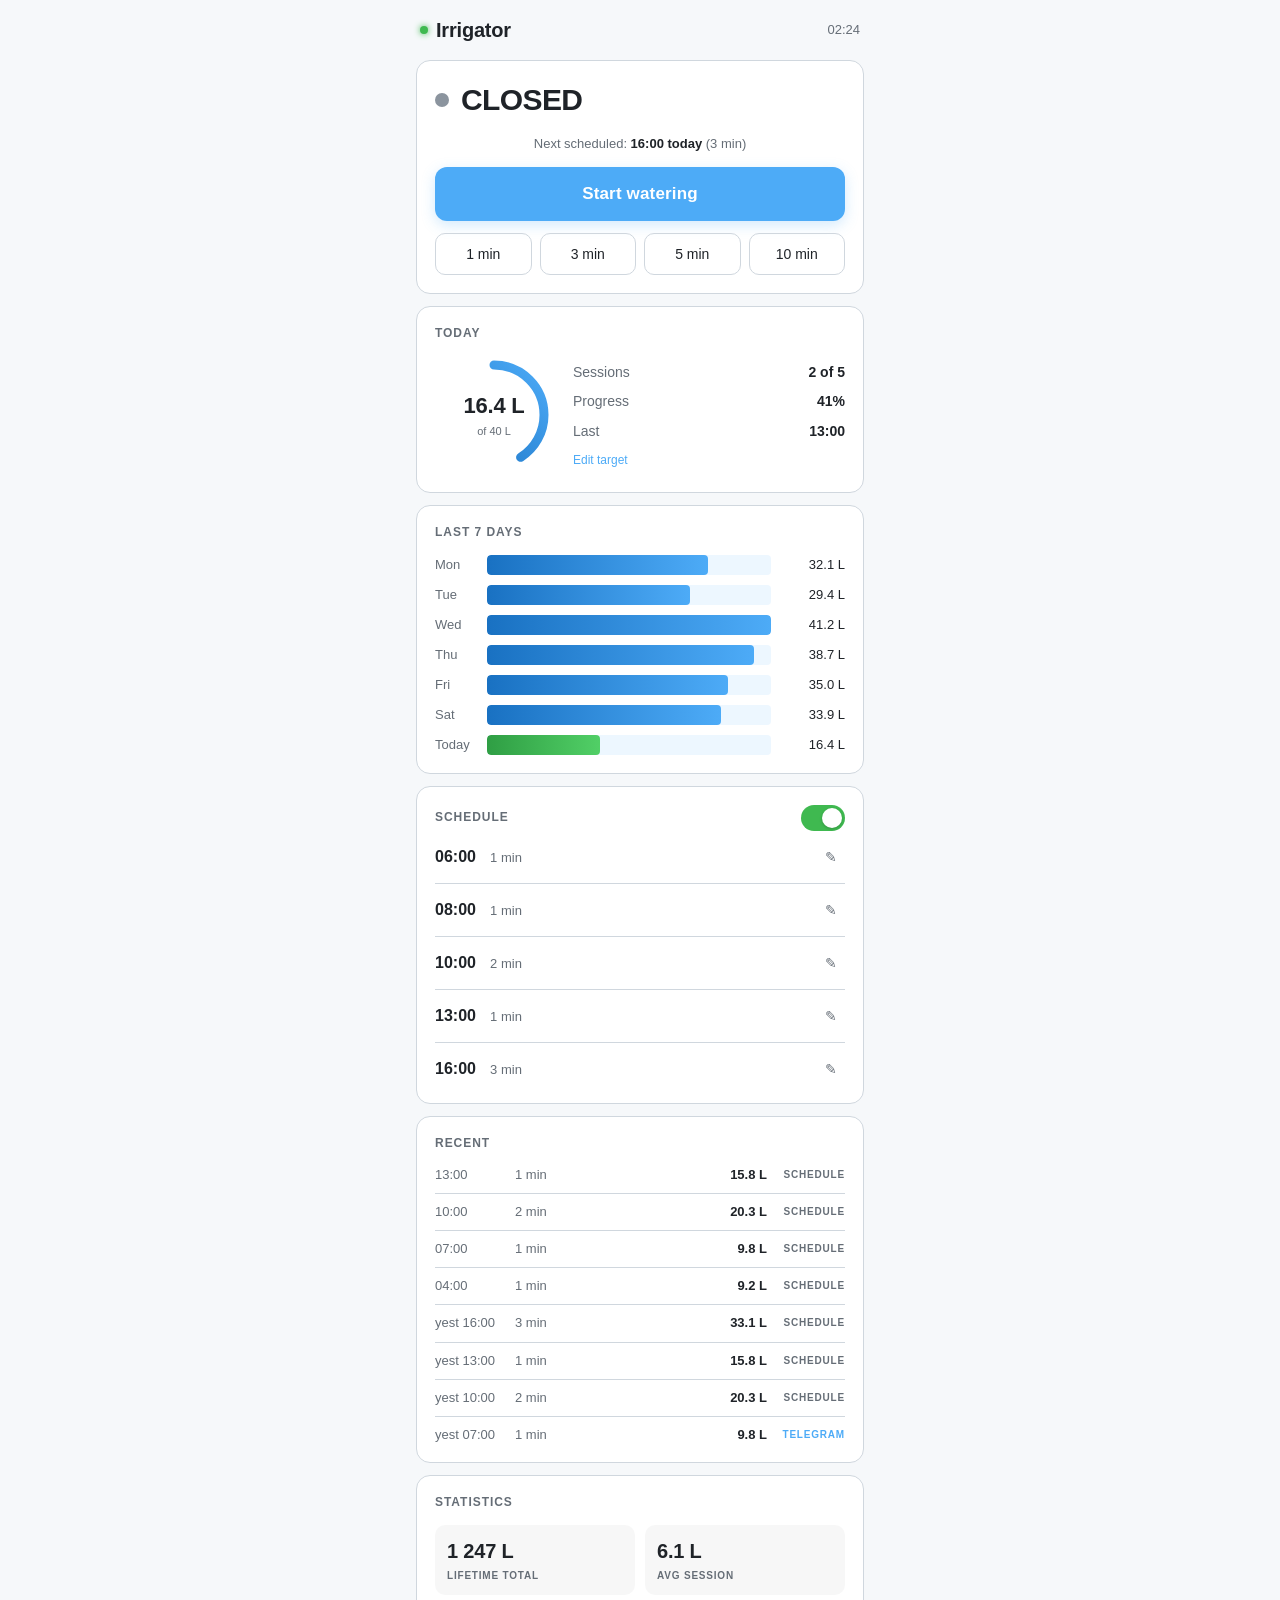
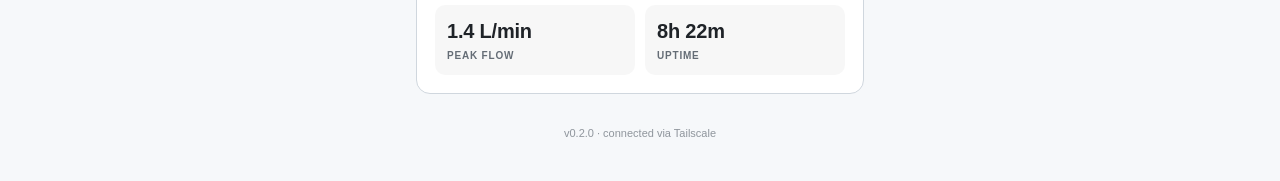
<file: ui/mockup.html>
<!DOCTYPE html>
<html lang="en">
<head>
<meta charset="UTF-8">
<meta name="viewport" content="width=device-width, initial-scale=1, user-scalable=yes">
<meta name="theme-color" content="#0d1117">
<title>Irrigator</title>
<style>
:root {
  --bg: #0d1117;
  --card: #161b22;
  --card-inner: rgba(255,255,255,0.03);
  --border: #30363d;
  --text: #e6edf3;
  --muted: #8b949e;
  --water: #4dabf7;
  --water-dark: #1971c2;
  --open: #3fb950;
  --closed: #8b949e;
  --warning: #f0a020;
  --error: #f85149;
  --radius: 14px;
  --gap: 12px;
}

@media (prefers-color-scheme: light) {
  :root {
    --bg: #f6f8fa;
    --card: #ffffff;
    --card-inner: rgba(0,0,0,0.03);
    --border: #d0d7de;
    --text: #1f2328;
    --muted: #656d76;
  }
}

* { box-sizing: border-box; margin: 0; padding: 0; }
html { background: var(--bg); }
body {
  background: var(--bg);
  color: var(--text);
  -webkit-font-smoothing: antialiased;
  font-family: -apple-system, BlinkMacSystemFont, "Segoe UI", Roboto, Helvetica, Arial, sans-serif;
  font-size: 15px;
  line-height: 1.4;
  padding: 16px;
  max-width: 480px;
  margin: 0 auto;
  min-height: 100vh;
  padding-bottom: 32px;
}

header {
  display: flex;
  align-items: center;
  justify-content: space-between;
  margin-bottom: 16px;
  padding: 0 4px;
}
header .title {
  font-size: 20px;
  font-weight: 600;
  letter-spacing: -0.01em;
  display: flex;
  align-items: center;
  gap: 8px;
}
header .conn-dot {
  width: 8px;
  height: 8px;
  border-radius: 50%;
  background: var(--open);
  box-shadow: 0 0 6px var(--open);
}
header .clock {
  font-size: 13px;
  color: var(--muted);
  font-feature-settings: "tnum";
}

.banner {
  padding: 11px 14px;
  border-radius: 10px;
  font-size: 14px;
  font-weight: 500;
  margin-bottom: 12px;
  display: none;
  border: 1px solid transparent;
}
.banner.warning { background: rgba(240,160,32,0.12); border-color: rgba(240,160,32,0.3); color: var(--warning); }
.banner.error { background: rgba(248,81,73,0.12); border-color: rgba(248,81,73,0.3); color: var(--error); }
body.state-schedule-disabled .banner.schedule-off { display: block; }
body.state-anomaly .banner.anomaly { display: block; }

.card {
  background: var(--card);
  border: 1px solid var(--border);
  border-radius: var(--radius);
  padding: 18px;
  margin-bottom: var(--gap);
}
.card h2 {
  font-size: 12px;
  font-weight: 600;
  color: var(--muted);
  text-transform: uppercase;
  letter-spacing: 0.08em;
  margin-bottom: 14px;
}

/* Hero */
.hero .status-row {
  display: flex;
  align-items: center;
  justify-content: space-between;
  margin-bottom: 14px;
}
.hero .status-indicator {
  display: flex;
  align-items: center;
  gap: 12px;
}
.status-dot {
  width: 14px;
  height: 14px;
  border-radius: 50%;
  background: var(--closed);
  transition: background 0.2s;
}
body.open .status-dot {
  background: var(--open);
  animation: pulse-dot 2s ease-in-out infinite;
}
@keyframes pulse-dot {
  0%, 100% { box-shadow: 0 0 0 0 rgba(63,185,80,0.6); }
  50% { box-shadow: 0 0 0 10px rgba(63,185,80,0); }
}
.hero .status-text {
  font-size: 30px;
  font-weight: 700;
  letter-spacing: -0.02em;
}
body.open .hero .status-text { color: var(--open); }
.hero .source-chip {
  font-size: 12px;
  color: var(--muted);
  font-weight: 500;
}
body.open .hero .source-chip { color: var(--water); }
body.state-anomaly .hero .source-chip { color: var(--error); font-weight: 600; }

.droplets {
  height: 50px;
  position: relative;
  overflow: hidden;
  margin: 6px 0 14px;
  display: none;
}
body.open .droplets { display: block; }
body.state-anomaly .droplets { display: none; }

.droplet {
  position: absolute;
  top: 0;
  width: 5px;
  height: 12px;
  background: var(--water);
  border-radius: 50% 50% 40% 40%;
  animation: fall 1.4s linear infinite;
  opacity: 0;
  filter: drop-shadow(0 0 3px rgba(77,171,247,0.6));
}
@keyframes fall {
  0% { transform: translateY(-14px); opacity: 0; }
  15% { opacity: 0.95; }
  85% { opacity: 0.95; }
  100% { transform: translateY(62px); opacity: 0; }
}

.session-grid {
  display: grid;
  grid-template-columns: repeat(3, 1fr);
  gap: 8px;
  margin-bottom: 14px;
  display: none;
}
body.open .session-grid { display: grid; }

.metric {
  background: var(--card-inner);
  padding: 12px 8px;
  border-radius: 10px;
  text-align: center;
}
.metric .value {
  font-size: 22px;
  font-weight: 700;
  font-feature-settings: "tnum";
  letter-spacing: -0.02em;
}
.metric .label {
  font-size: 10px;
  color: var(--muted);
  text-transform: uppercase;
  letter-spacing: 0.08em;
  margin-top: 4px;
  font-weight: 600;
}

.countdown, .next-slot {
  font-size: 13px;
  color: var(--muted);
  text-align: center;
  margin-bottom: 14px;
  display: none;
}
.countdown strong { color: var(--text); font-weight: 600; font-feature-settings: "tnum"; }
.next-slot strong { color: var(--text); font-weight: 600; }
body.open .countdown { display: block; }
body:not(.open) .next-slot { display: block; }
body.state-schedule-disabled .next-slot { display: none; }
body.state-schedule-disabled .next-slot.disabled-msg { display: block; }

.btn {
  width: 100%;
  min-height: 54px;
  border: none;
  border-radius: 12px;
  font-size: 17px;
  font-weight: 600;
  cursor: pointer;
  letter-spacing: 0.01em;
  transition: transform 0.08s, background 0.15s, box-shadow 0.15s;
  display: none;
}
.btn:active { transform: scale(0.98); }
.btn.start {
  background: var(--water);
  color: #fff;
  box-shadow: 0 4px 14px rgba(77,171,247,0.25);
}
.btn.start:hover { background: var(--water-dark); }
.btn.stop {
  background: var(--error);
  color: #fff;
  box-shadow: 0 4px 14px rgba(248,81,73,0.25);
}
body:not(.open) .btn.start { display: block; }
body.open .btn.stop { display: block; }

.quick-chips {
  display: grid;
  grid-template-columns: repeat(4, 1fr);
  gap: 8px;
  margin-top: 12px;
}
body.open .quick-chips { display: none; }
.chip {
  background: transparent;
  border: 1px solid var(--border);
  color: var(--text);
  padding: 12px 0;
  border-radius: 10px;
  font-size: 14px;
  font-weight: 500;
  cursor: pointer;
  transition: border-color 0.1s, background 0.1s;
}
.chip:hover { border-color: var(--water); background: rgba(77,171,247,0.08); }
.chip:active { transform: scale(0.97); }

/* Today */
.today-row {
  display: flex;
  align-items: center;
  gap: 20px;
}
.ring-wrap {
  position: relative;
  width: 118px;
  height: 118px;
  flex-shrink: 0;
}
.ring-wrap svg { transform: rotate(-90deg); }
.ring-text {
  position: absolute;
  inset: 0;
  display: flex;
  flex-direction: column;
  align-items: center;
  justify-content: center;
}
.ring-value { font-size: 22px; font-weight: 700; font-feature-settings: "tnum"; letter-spacing: -0.01em; }
.ring-label { font-size: 11px; color: var(--muted); margin-top: 2px; }
.today-stats { flex: 1; display: flex; flex-direction: column; gap: 10px; }
.today-stat { display: flex; justify-content: space-between; align-items: baseline; font-size: 14px; }
.today-stat .k { color: var(--muted); }
.today-stat .v { font-weight: 600; font-feature-settings: "tnum"; }
.link-btn {
  background: transparent;
  border: none;
  color: var(--water);
  cursor: pointer;
  padding: 0;
  font-size: 12px;
  font-weight: 500;
  text-align: left;
  margin-top: 2px;
}

/* Sparkline */
.sparkline-card { display: none; }
body.open .sparkline-card { display: block; }
.sparkline-head {
  display: flex;
  justify-content: space-between;
  align-items: baseline;
  margin-bottom: 10px;
}
.sparkline-head .now { font-size: 22px; font-weight: 700; font-feature-settings: "tnum"; letter-spacing: -0.01em; }
.sparkline-head .unit { font-size: 12px; color: var(--muted); margin-left: 6px; font-weight: 500; }
.sparkline-head .trend { font-size: 12px; color: var(--muted); font-feature-settings: "tnum"; }
.sparkline { width: 100%; height: 56px; display: block; }

/* Week chart */
.day-row {
  display: grid;
  grid-template-columns: 42px 1fr 64px;
  align-items: center;
  gap: 10px;
  margin-bottom: 10px;
  font-size: 13px;
}
.day-row:last-child { margin-bottom: 0; }
.day-label { color: var(--muted); font-feature-settings: "tnum"; font-weight: 500; }
.day-bar {
  height: 20px;
  background: rgba(77,171,247,0.10);
  border-radius: 4px;
  position: relative;
  overflow: hidden;
}
.day-bar-fill {
  height: 100%;
  background: linear-gradient(90deg, var(--water-dark), var(--water));
  border-radius: 4px;
  min-width: 2px;
}
.day-row.today .day-bar-fill { background: linear-gradient(90deg, #2f9e44, #51cf66); }
.day-value { text-align: right; font-variant-numeric: tabular-nums; font-weight: 500; }

/* Schedule */
.sched-head {
  display: flex;
  justify-content: space-between;
  align-items: center;
  margin-bottom: 10px;
}
.sched-head h2 { margin-bottom: 0; }
.toggle {
  position: relative;
  width: 44px;
  height: 26px;
  background: var(--border);
  border-radius: 13px;
  cursor: pointer;
  transition: background 0.15s;
  flex-shrink: 0;
}
.toggle::after {
  content: '';
  position: absolute;
  top: 3px;
  left: 3px;
  width: 20px;
  height: 20px;
  background: #fff;
  border-radius: 50%;
  transition: transform 0.15s;
  box-shadow: 0 1px 3px rgba(0,0,0,0.2);
}
.toggle.on { background: var(--open); }
.toggle.on::after { transform: translateX(18px); }

.slot-row {
  display: flex;
  justify-content: space-between;
  align-items: center;
  padding: 10px 0;
  border-bottom: 1px solid var(--border);
}
.slot-row:last-child { border-bottom: none; padding-bottom: 0; }
.slot-row:first-child { padding-top: 0; }
.slot-row .time {
  font-feature-settings: "tnum";
  font-size: 16px;
  font-weight: 600;
}
.slot-row .dur { color: var(--muted); font-size: 13px; margin-left: 10px; }
.icon-btn {
  background: transparent;
  border: none;
  color: var(--muted);
  cursor: pointer;
  padding: 8px;
  border-radius: 6px;
  font-size: 14px;
}
.icon-btn:hover { background: rgba(255,255,255,0.05); color: var(--text); }
body.state-schedule-disabled .slot-row { opacity: 0.45; }

/* History */
.hist-row {
  display: grid;
  grid-template-columns: 72px 56px 1fr 70px;
  gap: 8px;
  padding: 9px 0;
  font-size: 13px;
  border-bottom: 1px solid var(--border);
  align-items: center;
}
.hist-row:last-child { border-bottom: none; padding-bottom: 0; }
.hist-row:first-child { padding-top: 0; }
.hist-row .t { color: var(--muted); font-feature-settings: "tnum"; }
.hist-row .d { color: var(--muted); }
.hist-row .v { text-align: right; font-weight: 600; font-feature-settings: "tnum"; }
.hist-row .src {
  text-align: right;
  font-size: 10px;
  color: var(--muted);
  text-transform: uppercase;
  letter-spacing: 0.08em;
  font-weight: 600;
}
.hist-row .src.telegram { color: var(--water); }

.empty {
  color: var(--muted);
  text-align: center;
  padding: 24px 0;
  font-size: 13px;
  display: none;
}
body.state-booted .empty { display: block; }
body.state-booted .hist-row { display: none; }
body.state-booted .week-list .day-row:not(:last-child) { display: none; }

/* Stats */
.stats-grid {
  display: grid;
  grid-template-columns: repeat(2, 1fr);
  gap: 10px;
}
.stat-box {
  background: var(--card-inner);
  padding: 12px;
  border-radius: 10px;
}
.stat-box .v {
  font-size: 20px;
  font-weight: 700;
  font-feature-settings: "tnum";
  letter-spacing: -0.01em;
}
.stat-box .k {
  font-size: 10px;
  color: var(--muted);
  text-transform: uppercase;
  letter-spacing: 0.08em;
  margin-top: 4px;
  font-weight: 600;
}

footer {
  text-align: center;
  font-size: 11px;
  color: var(--muted);
  padding: 20px 0 8px;
  opacity: 0.7;
  font-feature-settings: "tnum";
}

/* Debug panel */
.debug-panel {
  display: none;
  background: var(--card);
  border: 1px solid var(--border);
  border-radius: 10px;
  padding: 10px;
  margin-bottom: 12px;
}
body.debug .debug-panel { display: block; }
.debug-panel label {
  font-size: 11px;
  color: var(--muted);
  text-transform: uppercase;
  letter-spacing: 0.08em;
  font-weight: 600;
  display: block;
  margin-bottom: 6px;
}
.debug-panel select {
  width: 100%;
  padding: 10px;
  background: var(--card-inner);
  color: var(--text);
  border: 1px solid var(--border);
  border-radius: 8px;
  font-size: 13px;
  font-family: inherit;
}
</style>
</head>
<body class="state-idle">

<div class="debug-panel">
  <label>Debug state</label>
  <select id="debug-state">
    <option value="state-idle">Idle (valve closed)</option>
    <option value="state-watering-schedule">Watering (schedule)</option>
    <option value="state-watering-manual">Watering (manual)</option>
    <option value="state-anomaly">Flow anomaly</option>
    <option value="state-booted">Just booted</option>
    <option value="state-schedule-disabled">Schedule disabled</option>
  </select>
</div>

<header>
  <div class="title">
    <span class="conn-dot"></span>
    <span>Irrigator</span>
  </div>
  <div class="clock" id="clock">14:32</div>
</header>

<div class="banner warning schedule-off">Schedule disabled — no automatic watering</div>
<div class="banner error anomaly">Low flow detected — check hose or sensor</div>

<!-- Hero -->
<div class="card hero">
  <div class="status-row">
    <div class="status-indicator">
      <div class="status-dot"></div>
      <div class="status-text" id="status-text">CLOSED</div>
    </div>
    <div class="source-chip" id="source-chip"></div>
  </div>

  <div class="droplets" id="droplets"></div>

  <div class="session-grid">
    <div class="metric"><div class="value" id="m-elapsed">3:24</div><div class="label">Elapsed</div></div>
    <div class="metric"><div class="value" id="m-volume">3.7 L</div><div class="label">Volume</div></div>
    <div class="metric"><div class="value" id="m-flow">1.1</div><div class="label">L/min</div></div>
  </div>

  <div class="countdown">Auto-off in <strong id="cd">4:36</strong></div>
  <div class="next-slot">Next scheduled: <strong id="next-slot">16:00 today</strong> (3 min)</div>
  <div class="next-slot disabled-msg" style="display:none;">Tap Start to water manually</div>

  <button class="btn start">Start watering</button>
  <button class="btn stop">Stop now</button>

  <div class="quick-chips">
    <button class="chip">1 min</button>
    <button class="chip">3 min</button>
    <button class="chip">5 min</button>
    <button class="chip">10 min</button>
  </div>
</div>

<!-- Today -->
<div class="card">
  <h2>Today</h2>
  <div class="today-row">
    <div class="ring-wrap">
      <svg width="118" height="118" viewBox="0 0 118 118">
        <circle cx="59" cy="59" r="50" fill="none" stroke="rgba(255,255,255,0.08)" stroke-width="9"/>
        <circle id="ring-fill" cx="59" cy="59" r="50" fill="none" stroke="url(#ring-grad)" stroke-width="9"
                stroke-dasharray="314.16" stroke-dashoffset="185" stroke-linecap="round"/>
        <defs>
          <linearGradient id="ring-grad" x1="0" y1="0" x2="1" y2="1">
            <stop offset="0%" stop-color="#1971c2"/>
            <stop offset="100%" stop-color="#4dabf7"/>
          </linearGradient>
        </defs>
      </svg>
      <div class="ring-text">
        <div class="ring-value" id="ring-value">16.4 L</div>
        <div class="ring-label">of <span id="ring-target">40</span> L</div>
      </div>
    </div>
    <div class="today-stats">
      <div class="today-stat"><span class="k">Sessions</span><span class="v" id="today-sessions">2 of 6</span></div>
      <div class="today-stat"><span class="k">Progress</span><span class="v" id="today-pct">41%</span></div>
      <div class="today-stat"><span class="k">Last</span><span class="v" id="today-last">13:00</span></div>
      <button class="link-btn">Edit target</button>
    </div>
  </div>
</div>

<!-- Sparkline (visible only while open) -->
<div class="card sparkline-card">
  <h2>Flow rate · last 60s</h2>
  <div class="sparkline-head">
    <div>
      <span class="now" id="spark-now">1.1</span><span class="unit">L/min</span>
    </div>
    <div class="trend">peak <span id="spark-peak">1.4</span></div>
  </div>
  <svg class="sparkline" viewBox="0 0 300 56" preserveAspectRatio="none">
    <defs>
      <linearGradient id="sp-grad" x1="0" y1="0" x2="0" y2="1">
        <stop offset="0%" stop-color="#4dabf7" stop-opacity="0.35"/>
        <stop offset="100%" stop-color="#4dabf7" stop-opacity="0"/>
      </linearGradient>
    </defs>
    <path id="spark-area" fill="url(#sp-grad)"/>
    <path id="spark-line" stroke="#4dabf7" stroke-width="2" fill="none" stroke-linecap="round" stroke-linejoin="round"/>
  </svg>
</div>

<!-- 7-day chart -->
<div class="card">
  <h2>Last 7 days</h2>
  <div id="week" class="week-list"></div>
</div>

<!-- Schedule -->
<div class="card">
  <div class="sched-head">
    <h2>Schedule</h2>
    <div class="toggle on" id="sched-toggle"></div>
  </div>
  <div id="slots"></div>
</div>

<!-- History -->
<div class="card">
  <h2>Recent</h2>
  <div id="hist"></div>
  <div class="empty">No watering recorded yet</div>
</div>

<!-- Stats -->
<div class="card">
  <h2>Statistics</h2>
  <div class="stats-grid">
    <div class="stat-box"><div class="v" id="stat-total">1 247 L</div><div class="k">Lifetime total</div></div>
    <div class="stat-box"><div class="v" id="stat-avg">6.1 L</div><div class="k">Avg session</div></div>
    <div class="stat-box"><div class="v" id="stat-peak">1.4 L/min</div><div class="k">Peak flow</div></div>
    <div class="stat-box"><div class="v" id="stat-uptime">8h 22m</div><div class="k">Uptime</div></div>
  </div>
</div>

<footer>
  v0.2.0 · connected via Tailscale
</footer>

<script>
// ---- Debug state switcher (?debug=1) ----
const debugStates = {
  'state-idle':                { open: false, src: '', elapsed: '', volume: '', flow: '', cd: '', next: '16:00 today', ring: 16.4 },
  'state-watering-schedule':   { open: true,  src: 'Schedule · 3 min', elapsed: '1:24', volume: '14.2 L', flow: '1.1',  cd: '1:36', sparkNow: '1.1', sparkPeak: '1.4', ring: 30.6 },
  'state-watering-manual':     { open: true,  src: 'Manual · 5 min',   elapsed: '0:52', volume: '8.9 L',  flow: '1.2',  cd: '4:08', sparkNow: '1.2', sparkPeak: '1.3', ring: 25.3 },
  'state-anomaly':             { open: true,  src: 'Schedule · low flow!', elapsed: '0:32', volume: '0.0 L', flow: '0.0', cd: '2:28', sparkNow: '0.0', sparkPeak: '0.1', ring: 16.4 },
  'state-booted':              { open: false, src: '', elapsed: '', volume: '', flow: '', cd: '', next: '06:00 tomorrow', ring: 0, bootedUptime: '12s' },
  'state-schedule-disabled':   { open: false, src: '', elapsed: '', volume: '', flow: '', cd: '', next: '(disabled)', ring: 16.4 },
};

function applyState(key) {
  const s = debugStates[key];
  document.body.className = (document.body.classList.contains('debug') ? 'debug ' : '') + key + (s.open ? ' open' : '');
  document.getElementById('status-text').textContent = s.open ? 'OPEN' : 'CLOSED';
  document.getElementById('source-chip').textContent = s.src || '';
  document.getElementById('m-elapsed').textContent = s.elapsed || '—';
  document.getElementById('m-volume').textContent = s.volume || '—';
  document.getElementById('m-flow').textContent = s.flow || '—';
  document.getElementById('cd').textContent = s.cd || '';
  document.getElementById('next-slot').textContent = s.next || '';
  if (s.sparkNow) {
    document.getElementById('spark-now').textContent = s.sparkNow;
    document.getElementById('spark-peak').textContent = s.sparkPeak;
    renderSparkline(key === 'state-anomaly' ? anomalyFlowData : normalFlowData);
  }
  // Ring
  const target = 40;
  const pct = Math.min(1, (s.ring || 0) / target);
  const circ = 314.16;
  document.getElementById('ring-fill').setAttribute('stroke-dashoffset', circ * (1 - pct));
  document.getElementById('ring-value').textContent = (s.ring || 0).toFixed(1) + ' L';
  document.getElementById('today-pct').textContent = Math.round(pct * 100) + '%';
  document.getElementById('today-sessions').textContent = (key === 'state-booted' ? '0 of 5' : '2 of 5');
  document.getElementById('today-last').textContent = (key === 'state-booted' ? '—' : '13:00');
  if (s.bootedUptime) document.getElementById('stat-uptime').textContent = s.bootedUptime;
}

if (location.search.includes('debug=1') || location.hash === '#debug') {
  document.body.classList.add('debug');
  document.getElementById('debug-state').addEventListener('change', (e) => {
    applyState(e.target.value);
  });
}

// ---- Droplets ----
const droplets = document.getElementById('droplets');
for (let i = 0; i < 9; i++) {
  const d = document.createElement('div');
  d.className = 'droplet';
  d.style.left = (6 + i * 11) + '%';
  d.style.animationDelay = (-i * 0.14) + 's';
  droplets.appendChild(d);
}

// ---- Sparkline fake data ----
const normalFlowData = Array.from({length: 61}, (_, i) => {
  const base = 1.0;
  const noise = Math.sin(i * 0.4) * 0.15 + Math.random() * 0.1;
  const ramp = i < 10 ? i / 10 * 0.6 : 0.6;
  return Math.max(0, base + noise + (ramp - 0.6));
});
const anomalyFlowData = Array.from({length: 61}, (_, i) => Math.max(0, 0.05 + (Math.random() - 0.5) * 0.05));

function renderSparkline(data) {
  const W = 300, H = 56, pad = 4;
  const max = Math.max(1.5, ...data);
  const n = data.length;
  const pts = data.map((v, i) => {
    const x = (i / (n - 1)) * W;
    const y = H - pad - (v / max) * (H - pad * 2);
    return [x, y];
  });
  const line = pts.map(([x, y], i) => (i === 0 ? `M${x.toFixed(1)},${y.toFixed(1)}` : `L${x.toFixed(1)},${y.toFixed(1)}`)).join(' ');
  const area = line + ` L${W},${H} L0,${H} Z`;
  document.getElementById('spark-line').setAttribute('d', line);
  document.getElementById('spark-area').setAttribute('d', area);
}
renderSparkline(normalFlowData);

// ---- Week data ----
const days = [
  { label: 'Mon', liters: 32.1 },
  { label: 'Tue', liters: 29.4 },
  { label: 'Wed', liters: 41.2 },
  { label: 'Thu', liters: 38.7 },
  { label: 'Fri', liters: 35.0 },
  { label: 'Sat', liters: 33.9 },
  { label: 'Today', liters: 16.4 },
];
const dmax = Math.max(...days.map(d => d.liters));
const weekEl = document.getElementById('week');
days.forEach((d, idx) => {
  const row = document.createElement('div');
  row.className = 'day-row' + (idx === days.length - 1 ? ' today' : '');
  row.innerHTML = `
    <div class="day-label">${d.label}</div>
    <div class="day-bar"><div class="day-bar-fill" style="width:${(d.liters / dmax * 100).toFixed(1)}%"></div></div>
    <div class="day-value">${d.liters.toFixed(1)} L</div>`;
  weekEl.appendChild(row);
});

// ---- Schedule ----
const slots = [
  { hour: 6, min: 0, dur: 1 },
  { hour: 8, min: 0, dur: 1 },
  { hour: 10, min: 0, dur: 2 },
  { hour: 13, min: 0, dur: 1 },
  { hour: 16, min: 0, dur: 3 },
];
const slotsEl = document.getElementById('slots');
slots.forEach(s => {
  const row = document.createElement('div');
  row.className = 'slot-row';
  row.innerHTML = `
    <div>
      <span class="time">${String(s.hour).padStart(2,'0')}:${String(s.min).padStart(2,'0')}</span>
      <span class="dur">${s.dur} min</span>
    </div>
    <button class="icon-btn" title="Edit">✎</button>`;
  slotsEl.appendChild(row);
});
document.getElementById('sched-toggle').addEventListener('click', (e) => {
  e.currentTarget.classList.toggle('on');
});

// ---- History ----
const hist = [
  { t: '13:00',      dur: 1, vol: 15.8, src: 'schedule' },
  { t: '10:00',      dur: 2, vol: 20.3, src: 'schedule' },
  { t: '07:00',      dur: 1, vol: 9.8,  src: 'schedule' },
  { t: '04:00',      dur: 1, vol: 9.2,  src: 'schedule' },
  { t: 'yest 16:00', dur: 3, vol: 33.1, src: 'schedule' },
  { t: 'yest 13:00', dur: 1, vol: 15.8, src: 'schedule' },
  { t: 'yest 10:00', dur: 2, vol: 20.3, src: 'schedule' },
  { t: 'yest 07:00', dur: 1, vol: 9.8,  src: 'telegram' },
];
const histEl = document.getElementById('hist');
hist.forEach(h => {
  const row = document.createElement('div');
  row.className = 'hist-row';
  row.innerHTML = `
    <div class="t">${h.t}</div>
    <div class="d">${h.dur} min</div>
    <div class="v">${h.vol.toFixed(1)} L</div>
    <div class="src ${h.src}">${h.src}</div>`;
  histEl.appendChild(row);
});

// ---- Clock ----
function updateClock() {
  const now = new Date();
  document.getElementById('clock').textContent =
    String(now.getHours()).padStart(2,'0') + ':' + String(now.getMinutes()).padStart(2,'0');
}
updateClock();
setInterval(updateClock, 30000);

// ---- Haptics + click log ----
document.querySelectorAll('button').forEach(b => {
  b.addEventListener('click', () => {
    if (navigator.vibrate) navigator.vibrate(20);
    console.log('[mockup] would call:', b.textContent.trim());
  });
});

// Apply initial state
applyState('state-idle');
</script>
</body>
</html>
</file>
